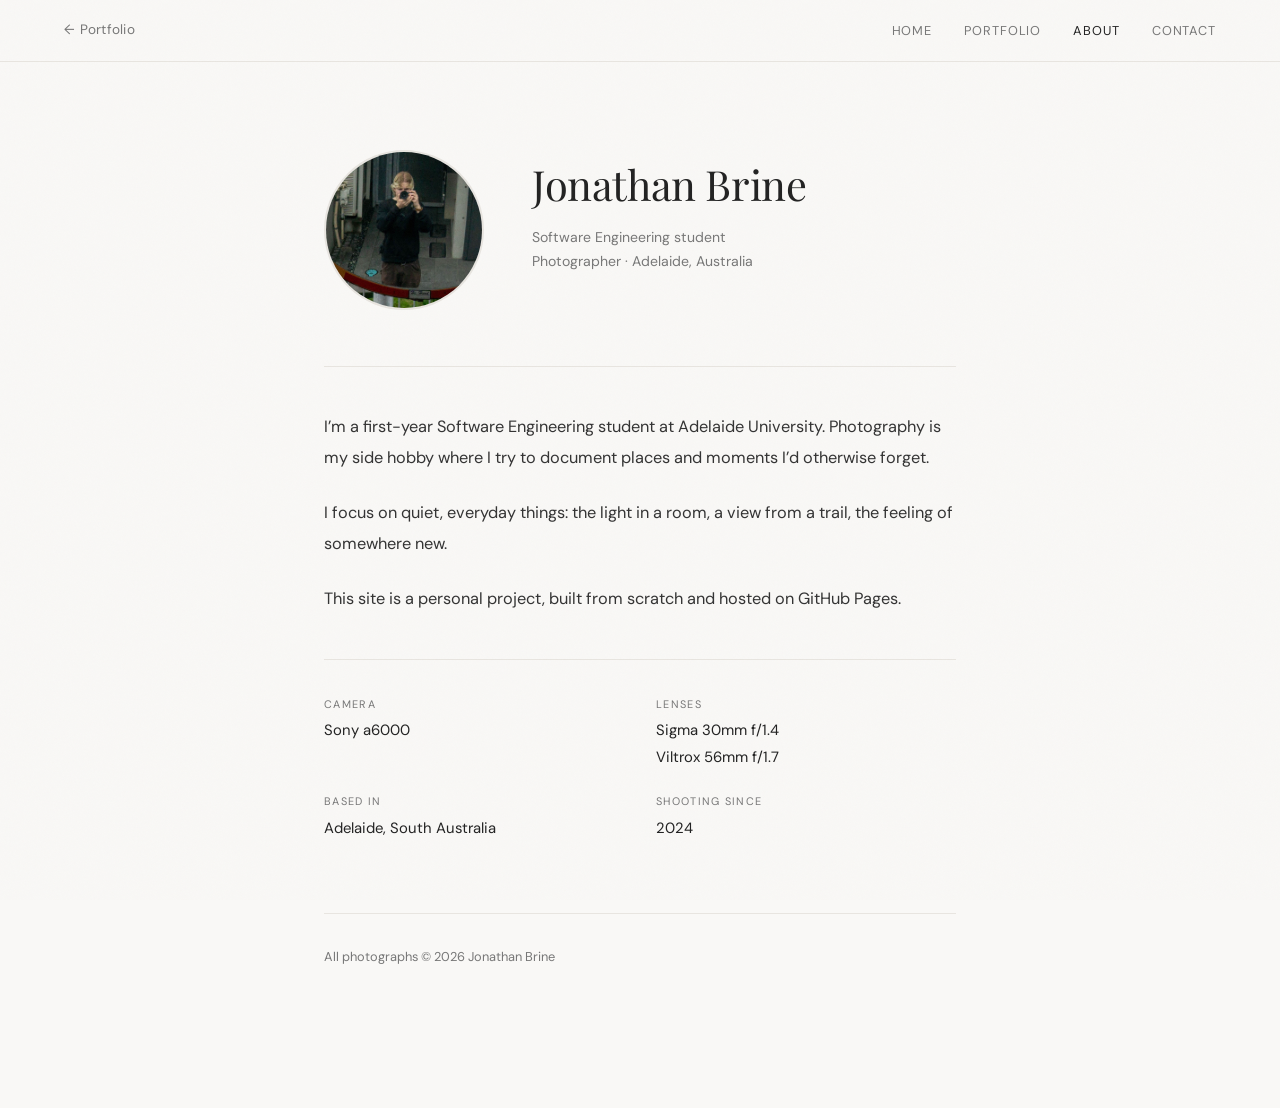
<file: about.html>
<!DOCTYPE html>
<html lang="en">
<head>
    <meta charset="UTF-8">
    <meta name="viewport" content="width=device-width, initial-scale=1.0">
    <meta name="description" content="About Jonathan Brine — first-year Software Engineering student and photographer based in Adelaide, Australia. Sony a6000, Sigma 30mm f/1.4.">
    <meta property="og:title" content="About | Jonathan Brine Photography">
    <meta property="og:description" content="First-year Software Engineering student and photographer based in Adelaide, Australia.">
    <meta property="og:type" content="website">
    <title>About | Jonathan Brine</title>
    <link rel="icon" href="data:image/svg+xml,%3Csvg xmlns='http://www.w3.org/2000/svg' viewBox='0 0 32 32'%3E%3Crect width='32' height='32' fill='%23222' rx='3'/%3E%3Ctext x='50%25' y='54%25' font-size='13' dominant-baseline='central' text-anchor='middle' fill='%23f9f8f6' font-family='Georgia%2Cserif' font-style='italic'%3EJB%3C/text%3E%3C/svg%3E">
    <link rel="stylesheet" href="css/style.css">
    <style>
        main {
            max-width: 760px;
            margin: 0 auto;
            padding: 5.5rem 5% 8rem;
        }

        .about-header {
            display: flex;
            align-items: flex-start;
            gap: 3rem;
            margin-bottom: 3.5rem;
        }

        .pfp-large {
            width: 160px;
            height: 160px;
            border-radius: 50%;
            object-fit: cover;
            flex-shrink: 0;
            border: 2px solid var(--border);
        }

        .about-intro h1 {
            font-family: 'Playfair Display', serif;
            font-size: clamp(1.9rem, 4vw, 2.6rem);
            font-weight: 400;
            margin: 0 0 0.5rem;
            letter-spacing: -0.4px;
        }

        .about-intro .tagline {
            color: var(--muted);
            font-size: 0.88rem;
            margin: 0;
            line-height: 1.7;
        }

        .about-body {
            border-top: 1px solid var(--border);
            padding-top: 2.8rem;
        }

        .about-body p {
            font-size: 1.02rem;
            line-height: 1.9;
            margin: 0 0 1.5rem;
            color: #333;
        }

        .details {
            margin: 2.8rem 0 0;
            border-top: 1px solid var(--border);
            padding-top: 2.2rem;
            display: grid;
            grid-template-columns: 1fr 1fr;
            gap: 1.4rem 2rem;
        }

        .detail-item label {
            display: block;
            font-size: 0.68rem;
            letter-spacing: 0.12em;
            text-transform: uppercase;
            color: var(--muted);
            margin-bottom: 4px;
        }

        .detail-item span {
            font-size: 0.93rem;
            color: var(--fg);
        }

        .copyright {
            margin-top: 4.5rem;
            padding-top: 2rem;
            border-top: 1px solid var(--border);
            font-size: 0.8rem;
            color: var(--muted);
        }

        @media (max-width: 560px) {
            .about-header { flex-direction: column; align-items: center; text-align: center; gap: 1.5rem; }
            .pfp-large { width: 120px; height: 120px; }
            .details { grid-template-columns: 1fr; }
        }
    </style>
</head>
<body>
    <header>
        <a href="portfolio.html" class="back" id="backLink">&larr; Portfolio</a>
        <button class="nav-toggle" id="navToggle" aria-label="Toggle navigation" aria-expanded="false">
            <span></span><span></span><span></span>
        </button>
        <nav>
            <a href="index.html">Home</a>
            <a href="portfolio.html">Portfolio</a>
            <a href="about.html" class="active">About</a>
            <a href="mailto:jonathan1brine@gmail.com">Contact</a>
        </nav>
    </header>

    <main>
        <div class="about-header">
            <img src="images/pfp.jpg" alt="Jonathan Brine" class="pfp-large">
            <div class="about-intro">
                <h1>Jonathan Brine</h1>
                <p class="tagline">
                    Software Engineering student<br>
                    Photographer &middot; Adelaide, Australia
                </p>
            </div>
        </div>

        <div class="about-body">
            <p>
                I&rsquo;m a first-year Software Engineering student at Adelaide University.
                Photography is my side hobby where I try to document places and moments I&rsquo;d otherwise forget.
            </p>
            <p>
                I focus on quiet, everyday things: the light in a room, a view from a trail,
                the feeling of somewhere new. 
            </p>
            <p>
                This site is a personal project, built from scratch and hosted on GitHub Pages.
            </p>

            <div class="details">
                <div class="detail-item">
                    <label>Camera</label>
                    <span>Sony a6000</span>
                </div>
                <div class="detail-item">
                    <label>Lenses</label>
                    <span>Sigma 30mm f/1.4</span>
                    <div></div>
                    <span>Viltrox 56mm f/1.7</span>
                </div>
                <div class="detail-item">
                    <label>Based in</label>
                    <span>Adelaide, South Australia</span>
                </div>
                <div class="detail-item">
                    <label>Shooting since</label>
                    <span>2024</span>
                </div>
            </div>
        </div>

        <p class="copyright">All photographs &copy; 2026 Jonathan Brine</p>
    </main>

    <script src="js/main.js"></script>
    <script>
        // Dynamic back link — goes to wherever the user came from
        (function () {
            const backLink = document.getElementById('backLink');
            const ref = document.referrer;
            if (!ref) return;
            try {
                const refPath = new URL(ref).pathname;
                if (refPath.endsWith('index.html') || refPath === '/' || refPath === '') {
                    backLink.textContent = '\u2190 Home';
                    backLink.href = 'index.html';
                }
            } catch (_) {}
        })();
    </script>
</body>
</html>
</file>
<file: css/style.css>
/* ─────────────────────────────────────────────────────────────────────────────
   style.css — Shared styles for all pages
   Jonathan Brine Photography
   ───────────────────────────────────────────────────────────────────────────── */

@import url('https://fonts.googleapis.com/css2?family=Playfair+Display:ital,wght@0,400;0,700;1,400&family=DM+Sans:wght@300;400;500&display=swap');

/* ── Variables ─────────────────────────────────────────────────────────────── */

:root {
    --bg:     #f9f8f6;
    --fg:     #222;
    --muted:  #777;
    --border: #e8e5e0;
    --radius: 6px;
}

/* ── Reset ──────────────────────────────────────────────────────────────────── */

*, *::before, *::after { box-sizing: border-box; }

body {
    font-family: 'DM Sans', system-ui, sans-serif;
    background-color: var(--bg);
    color: var(--fg);
    margin: 0;
    padding: 0;
    line-height: 1.65;
}

img { max-width: 100%; }

/* ── Film grain overlay ─────────────────────────────────────────────────────── */

body::before {
    content: '';
    position: fixed;
    inset: 0;
    pointer-events: none;
    z-index: 9999;
    opacity: 0.025;
    background-image: url("data:image/svg+xml,%3Csvg viewBox='0 0 256 256' xmlns='http://www.w3.org/2000/svg'%3E%3Cfilter id='noise'%3E%3CfeTurbulence type='fractalNoise' baseFrequency='0.9' numOctaves='4' stitchTiles='stitch'/%3E%3C/filter%3E%3Crect width='100%25' height='100%25' filter='url(%23noise)'/%3E%3C/svg%3E");
    background-size: 128px 128px;
}

/* ── Header ─────────────────────────────────────────────────────────────────── */

header {
    padding: 1.2rem 5%;
    display: flex;
    justify-content: space-between;
    align-items: center;
    border-bottom: 1px solid var(--border);
    position: sticky;
    top: 0;
    background: rgba(249,248,246,0.92);
    backdrop-filter: blur(10px);
    -webkit-backdrop-filter: blur(10px);
    z-index: 100;
}

.header-left {
    display: flex;
    align-items: center;
    gap: 0.8rem;
    text-decoration: none;
    color: inherit;
    flex-shrink: 0;
}

.nav-pfp {
    width: 34px;
    height: 34px;
    border-radius: 50%;
    object-fit: cover;
    border: 2px solid var(--border);
}

.site-name {
    font-family: 'Playfair Display', serif;
    font-size: 1.1rem;
    font-weight: 400;
    margin: 0;
    letter-spacing: -0.2px;
}

/* ── Navigation ─────────────────────────────────────────────────────────────── */

nav {
    display: flex;
    align-items: center;
    gap: 2rem;
}

nav a {
    color: var(--muted);
    text-decoration: none;
    font-size: 0.8rem;
    letter-spacing: 0.07em;
    text-transform: uppercase;
    transition: color 0.2s;
}
nav a:hover, nav a.active { color: var(--fg); }

/* ── Back link (gallery / about pages) ──────────────────────────────────────── */

.back {
    color: var(--muted);
    text-decoration: none;
    font-size: 0.85rem;
    letter-spacing: 0.02em;
    transition: color 0.2s;
    flex-shrink: 0;
}
.back:hover { color: var(--fg); }

/* ── Footer ─────────────────────────────────────────────────────────────────── */

footer {
    text-align: center;
    padding: 2.4rem 5%;
    border-top: 1px solid var(--border);
    color: var(--muted);
    font-size: 0.78rem;
    letter-spacing: 0.04em;
}

footer nav {
    justify-content: center;
    gap: 1.8rem;
    margin-bottom: 1rem;
}

/* ── Hamburger (mobile nav toggle) ─────────────────────────────────────────── */

.nav-toggle {
    display: none;
    flex-direction: column;
    justify-content: center;
    gap: 5px;
    background: none;
    border: none;
    cursor: pointer;
    padding: 4px;
    z-index: 200;
}
.nav-toggle span {
    display: block;
    width: 22px;
    height: 2px;
    background: var(--fg);
    border-radius: 2px;
    transition: transform 0.22s ease, opacity 0.15s ease;
}
.nav-toggle[aria-expanded="true"] span:nth-child(1) { transform: translateY(7px) rotate(45deg); }
.nav-toggle[aria-expanded="true"] span:nth-child(2) { opacity: 0; }
.nav-toggle[aria-expanded="true"] span:nth-child(3) { transform: translateY(-7px) rotate(-45deg); }

/* ── Accessibility ──────────────────────────────────────────────────────────── */

:focus-visible {
    outline: 2px solid var(--fg);
    outline-offset: 3px;
    border-radius: 2px;
}

/* ── Reduced motion ─────────────────────────────────────────────────────────── */

@media (prefers-reduced-motion: reduce) {
    *, *::before, *::after {
        animation-duration: 0.01ms !important;
        transition-duration: 0.01ms !important;
    }
}

/* ── Mobile ─────────────────────────────────────────────────────────────────── */

@media (max-width: 620px) {
    .nav-toggle { display: flex; }

    nav {
        display: none;
        position: absolute;
        top: 100%;
        left: 0;
        right: 0;
        flex-direction: column;
        align-items: flex-start;
        padding: 1.2rem 5%;
        gap: 1.1rem;
        background: rgba(249,248,246,0.97);
        backdrop-filter: blur(12px);
        -webkit-backdrop-filter: blur(12px);
        border-bottom: 1px solid var(--border);
        box-shadow: 0 6px 24px rgba(0,0,0,0.06);
    }
    nav.open { display: flex; }
    nav a { font-size: 0.9rem; }
}
</file>
